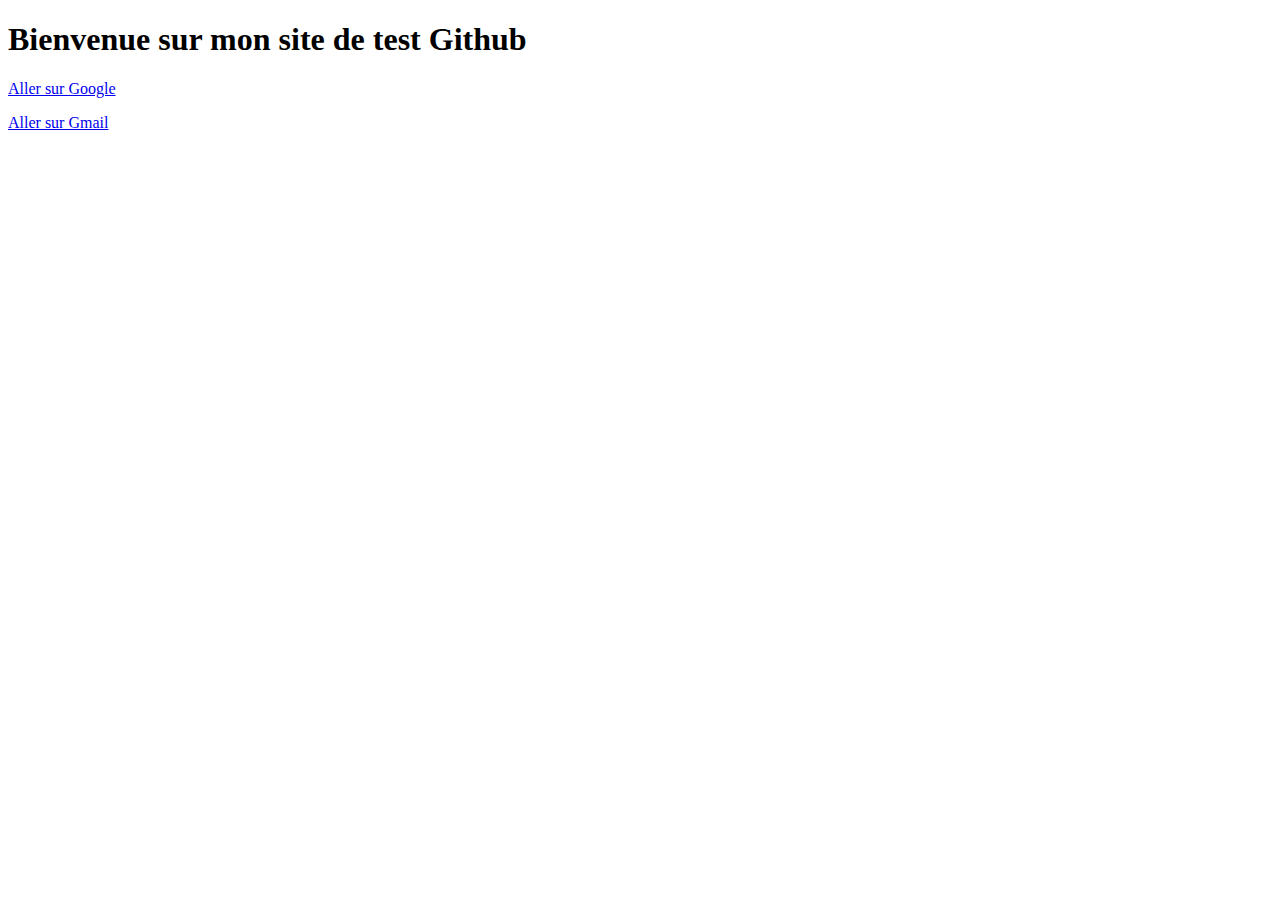
<file: index.html>
<!DOCTYPE html>
<html lang="fr">
<head>
    <meta charset="UTF-8">
    <meta name="viewport" content="width=device-width, initial-scale=1.0">
    <title>Liens vers deux sites</title>
</head>
<body>
    <h1>Bienvenue sur mon site de test Github</h1>
    <p>
        <a href="https://www.google.com/" target="_blank">Aller sur Google</a>
    </p>
    <p>
        <a href="https://mail.google.com/mail/u/0/#inbox" target="_blank">Aller sur Gmail</a>
    </p>
</body>
</html>
</file>
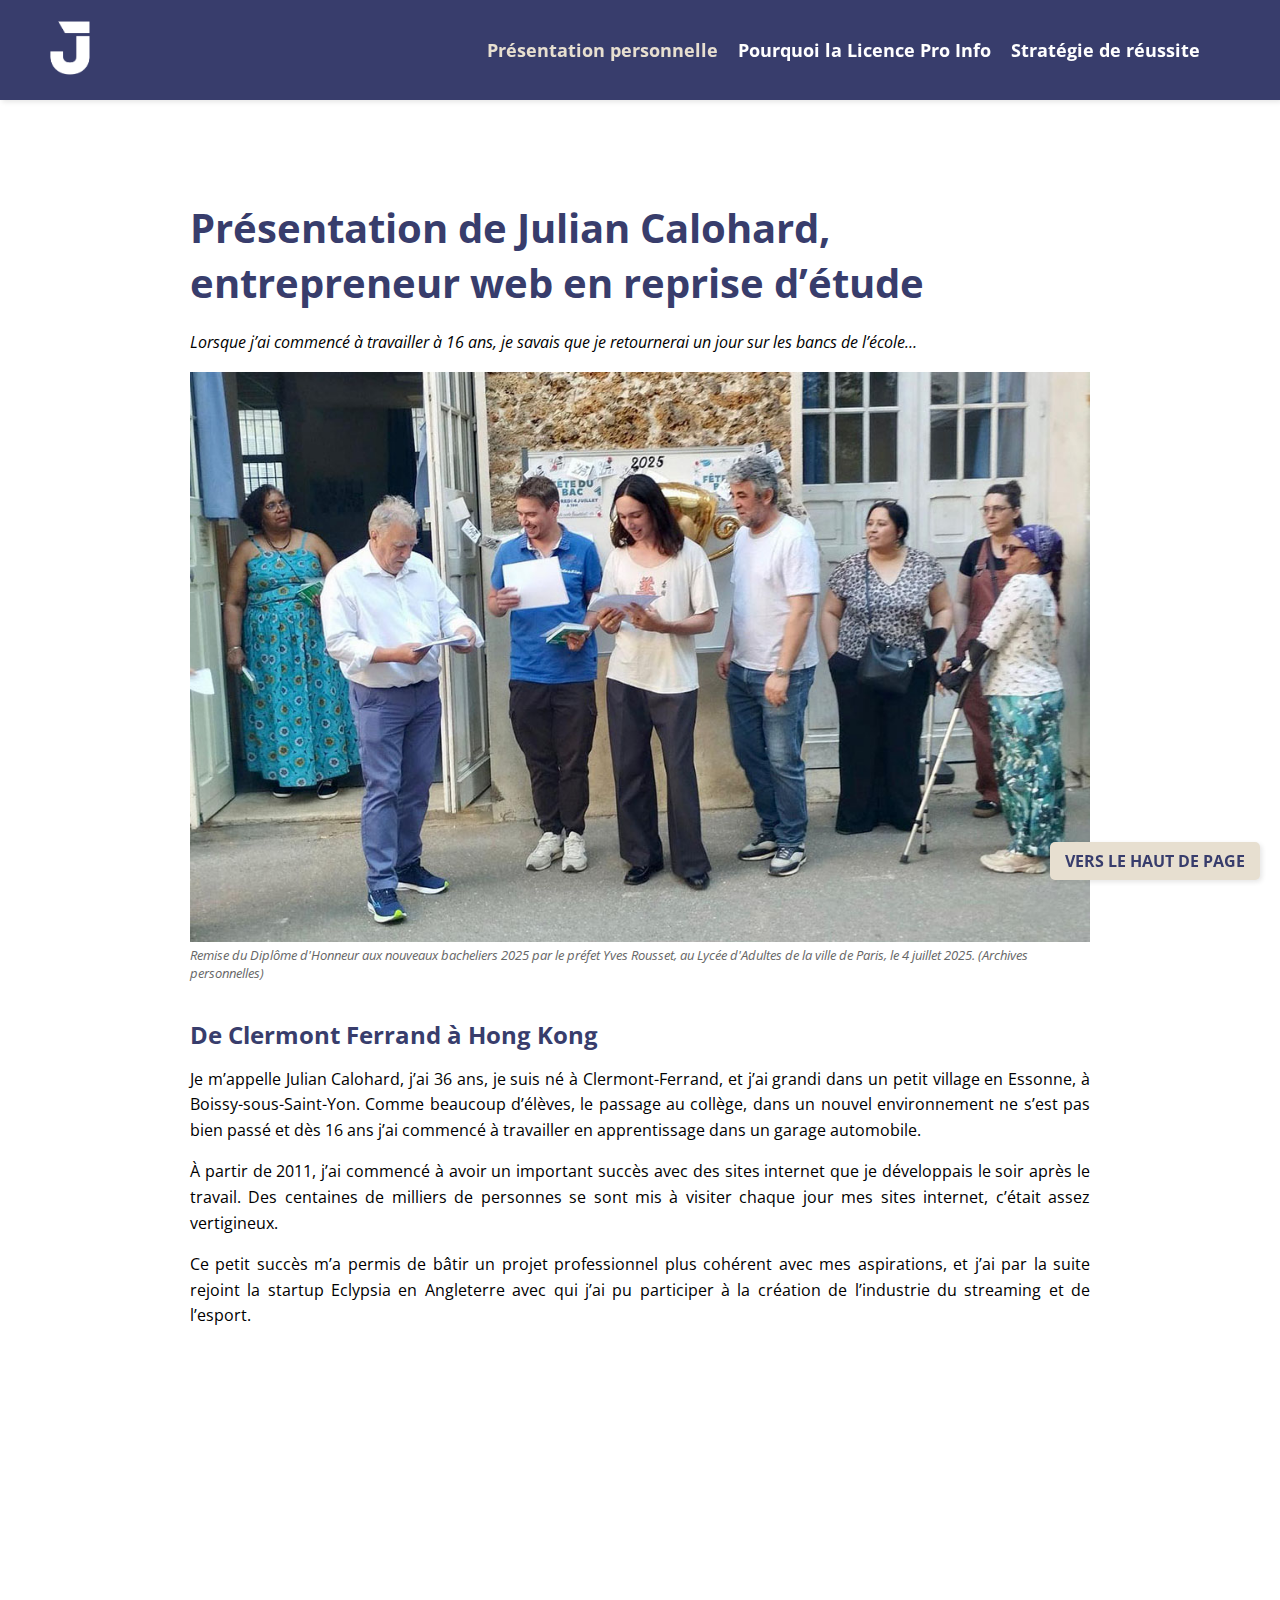
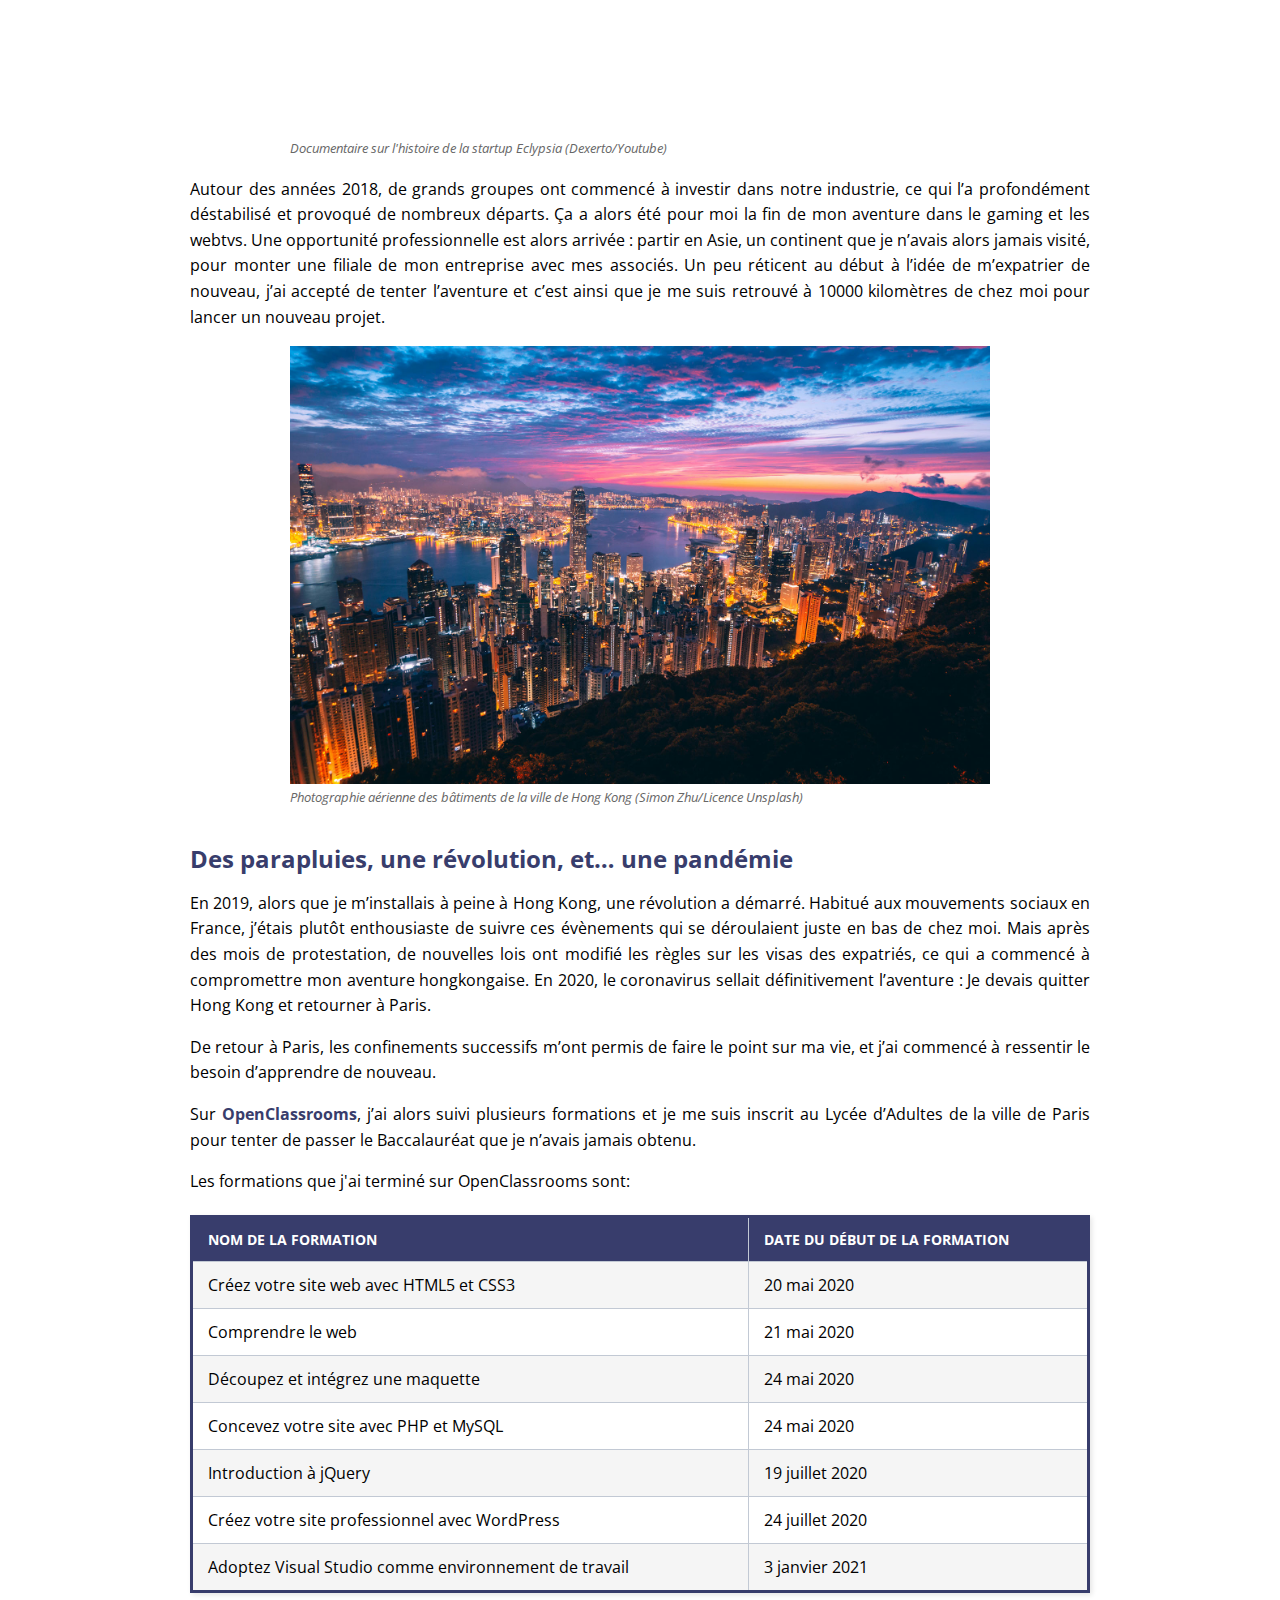
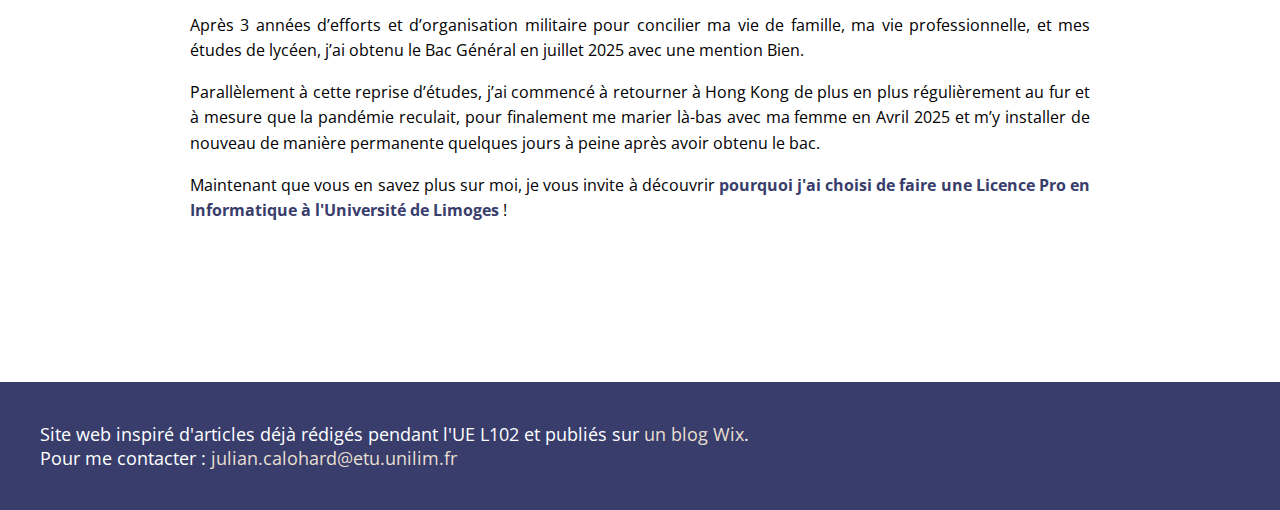
<file: minisite/index.html>
<!DOCTYPE html>
<html>
   <head>
        <!-- Ce site a été réalisé dans le cadre d'une formation à l'Université de Limoges. -->
        <meta charset="UTF-8" />
        <title>Présentation de Julian Calohard, entrepreneur web en reprise d’étude</title>
        <link rel="icon" href="media/design/favicon.ico" />
        <link rel="stylesheet" type="text/css" media="all" href="style.css">
        <link rel="preconnect" href="https://fonts.googleapis.com"> 
        <link rel="preconnect" href="https://fonts.gstatic.com" crossorigin>
        <link href="https://fonts.googleapis.com/css2?family=Open+Sans:wght@400;700&display=swap" rel="stylesheet"><!-- Ajout des Google Fonts. --> 
   </head>
    <body>
        <header>
            <nav>
                <a href="./index.html"><img src="media/design/logo-blanc.png" alt="Logo J" class="logo-j"></a>
                <ul>
                    <li class="active-page"><a href="./index.html">Présentation personnelle</a></li>
                    <li><a href="./licence.html">Pourquoi la Licence Pro Info</a></li>
                    <li><a href="./strategie.html">Stratégie de réussite</a></li>
                </ul>
            </nav>
        </header>
        <article>
            <h1 id="haut">Présentation de Julian Calohard, entrepreneur web en reprise d’étude</h1>
            <p><em>Lorsque j’ai commencé à travailler à 16 ans, je savais que je retournerai un jour sur les bancs de l’école…</em></p>           
            <figure>
                <img src="media/images/figure_1.jpg"  class="main-image" alt="Photo illustrant la remise du Diplôme d'Honneur aux nouveaux bacheliers 2025" />
                <figcaption>Remise du Diplôme d'Honneur aux nouveaux bacheliers 2025 par le préfet Yves Rousset, au Lycée d'Adultes de la ville de Paris, le 4 juillet 2025. (Archives personnelles)</figcaption>
            </figure>
            <h2>De Clermont Ferrand à Hong Kong</h2>
            <p>Je m’appelle Julian Calohard, j’ai 36 ans, je suis né à Clermont-Ferrand, et j’ai grandi dans un petit village en Essonne, à Boissy-sous-Saint-Yon. Comme beaucoup d’élèves, le passage au collège, dans un nouvel environnement ne s’est pas bien passé et dès 16 ans j’ai commencé à travailler en apprentissage dans un garage automobile.</p>
            <p>À partir de 2011, j’ai commencé à avoir un important succès avec des sites internet que je développais le soir après le travail. Des centaines de milliers de personnes se sont mis à visiter chaque jour mes sites internet, c’était assez vertigineux.</p>
            <p>Ce petit succès m’a permis de bâtir un projet professionnel plus cohérent avec mes aspirations, et j’ai par la suite rejoint la startup Eclypsia en Angleterre avec qui j’ai pu participer à la création de l’industrie du streaming et de l’esport.</p>
            <figure>
                <iframe width="560" height="315" src="https://www.youtube.com/embed/moCweHU_ZAA?si=kIfkNVffevEuKNb0" title="YouTube video player" frameborder="0" allow="accelerometer; autoplay; clipboard-write; encrypted-media; gyroscope; picture-in-picture; web-share" referrerpolicy="strict-origin-when-cross-origin" allowfullscreen></iframe>
                <figcaption class="video">
                    Documentaire sur l'histoire de la startup Eclypsia (Dexerto/Youtube)
                </figcaption>
            </figure>
            <p>Autour des années 2018, de grands groupes ont commencé à investir dans notre industrie, ce qui l’a profondément déstabilisé et provoqué de nombreux départs. Ça a alors été pour moi la fin de mon aventure dans le gaming et les webtvs.
                Une opportunité professionnelle est alors arrivée : partir en Asie, un continent que je n’avais alors jamais visité, pour monter une filiale de mon entreprise avec mes associés. Un peu réticent au début à l’idée de m’expatrier de nouveau, j’ai accepté de tenter l’aventure et c’est ainsi que je me suis retrouvé à 10000 kilomètres de chez moi pour lancer un nouveau projet.
            </p>
            
            <figure>
                <img src="media/images/figure_2.jpg" alt="Photographie illustrant la ville de Hong Kong" />
                <figcaption>Photographie aérienne des bâtiments de la ville de Hong Kong (Simon Zhu/Licence Unsplash)</figcaption>
            </figure>
            <h2>Des parapluies, une révolution, et… une pandémie</h2>
            <p>En 2019, alors que je m’installais à peine à Hong Kong, une révolution a démarré. Habitué aux mouvements sociaux en France, j’étais plutôt enthousiaste de suivre ces évènements qui se déroulaient juste en bas de chez moi. Mais après des mois de protestation, de nouvelles lois ont modifié les règles sur les visas des expatriés, ce qui a commencé à compromettre mon aventure hongkongaise. En 2020, le coronavirus sellait définitivement l’aventure : Je devais quitter Hong Kong et retourner à Paris.</p>
            <p>De retour à Paris, les confinements successifs m’ont permis de faire le point sur ma vie, et j’ai commencé à ressentir le besoin d’apprendre de nouveau.</p>
            <p>Sur <a href="https://openclassrooms.com/" target="_blank">OpenClassrooms</a>, j’ai alors suivi plusieurs formations et je me suis inscrit au Lycée d’Adultes de la ville de Paris pour tenter de passer le Baccalauréat que je n’avais jamais obtenu.</p>
            <p>Les formations que j'ai terminé sur OpenClassrooms sont:</p>
            <!-- Début du tableau -->
            <table>
                <tr>
                    <th>Nom de la formation</th>
                    <th>Date du début de la formation</th>
                </tr>
                <tr>
                    <td>Créez votre site web avec HTML5 et CSS3</td>
                    <td>20 mai 2020</td>
                </tr>
                <tr>
                    <td>Comprendre le web</td>
                    <td>21 mai 2020</td>
                </tr>
                <tr>
                    <td>Découpez et intégrez une maquette</td>
                    <td>24 mai 2020</td>
                </tr>
                <tr>
                    <td>Concevez votre site avec PHP et MySQL</td>
                    <td>24 mai 2020</td>
                </tr>
                <tr>
                    <td>Introduction à jQuery</td>
                    <td>19 juillet 2020</td>
                </tr>
                <tr>
                    <td>Créez votre site professionnel avec WordPress</td>
                    <td>24 juillet 2020</td>
                </tr>
                <tr>
                    <td>Adoptez Visual Studio comme environnement de travail</td>
                    <td>3 janvier 2021</td>
                </tr>
            </table>
            <!-- Fin du tableau -->
            <p>Après 3 années d’efforts et d’organisation militaire pour concilier ma vie de famille, ma vie professionnelle, et mes études de lycéen, j’ai obtenu le Bac Général en juillet 2025 avec une mention Bien.</p>
            <p>Parallèlement à cette reprise d’études, j’ai commencé à retourner à Hong Kong de plus en plus régulièrement au fur et à mesure que la pandémie reculait, pour finalement me marier là-bas avec ma femme en Avril 2025 et m’y installer de nouveau de manière permanente quelques jours à peine après avoir obtenu le bac.</p>
            <p>Maintenant que vous en savez plus sur moi, je vous invite à découvrir <a href="./licence.html">pourquoi j'ai choisi de faire une Licence Pro en Informatique à l'Université de Limoges</a> !</p>
        </article>
        
        <section>
            <br>
            <p><a href="#haut">Vers le haut de page</a></p>
        </section>
        
        <footer>
            <p>Site web inspiré d'articles déjà rédigés pendant l'UE L102 et publiés sur <a href="https://juliankaplan.wixsite.com/mon-site" target="_blank">un blog Wix</a>.<br>
                Pour me contacter : <a href="mailto:julian.calohard@etu.unilim.fr?subject=J'ai visité votre site internet">julian.calohard@etu.unilim.fr</a>
            </p>
        </footer>
    </body>
</html>
</file>
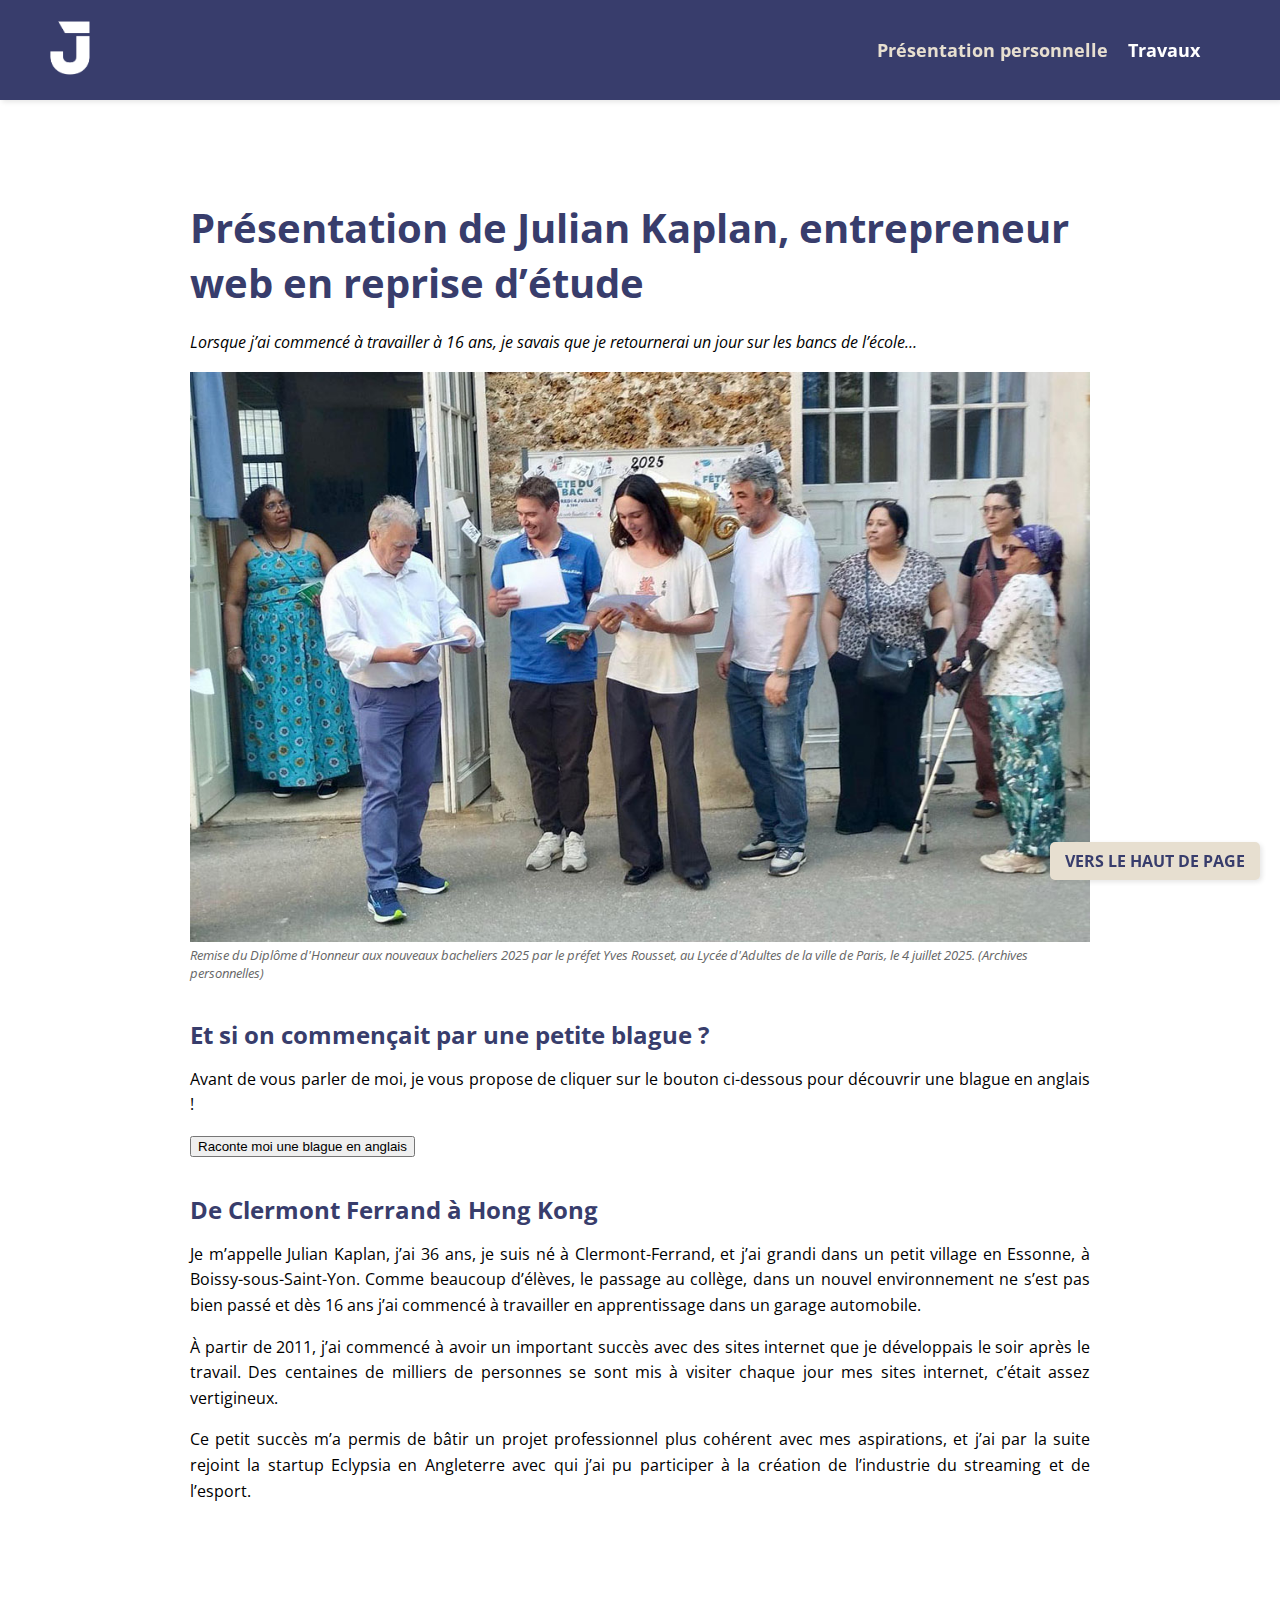
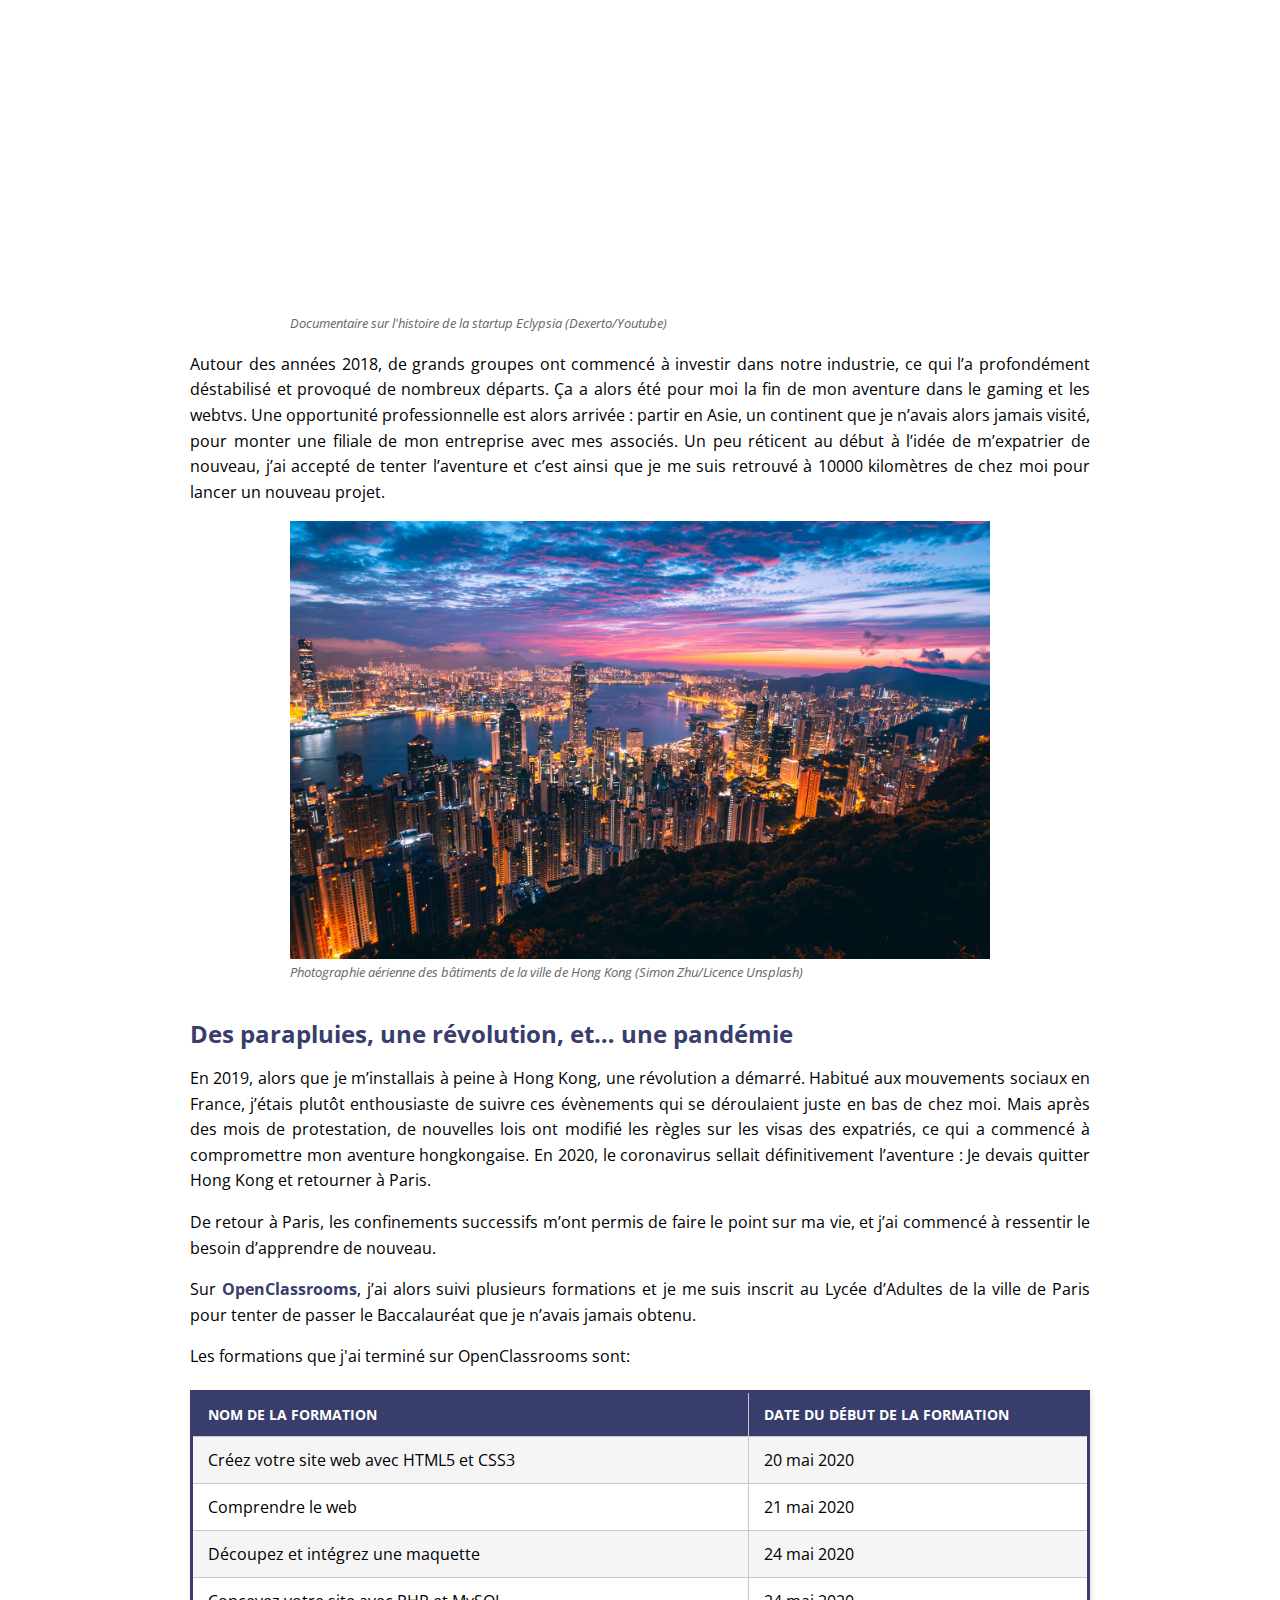
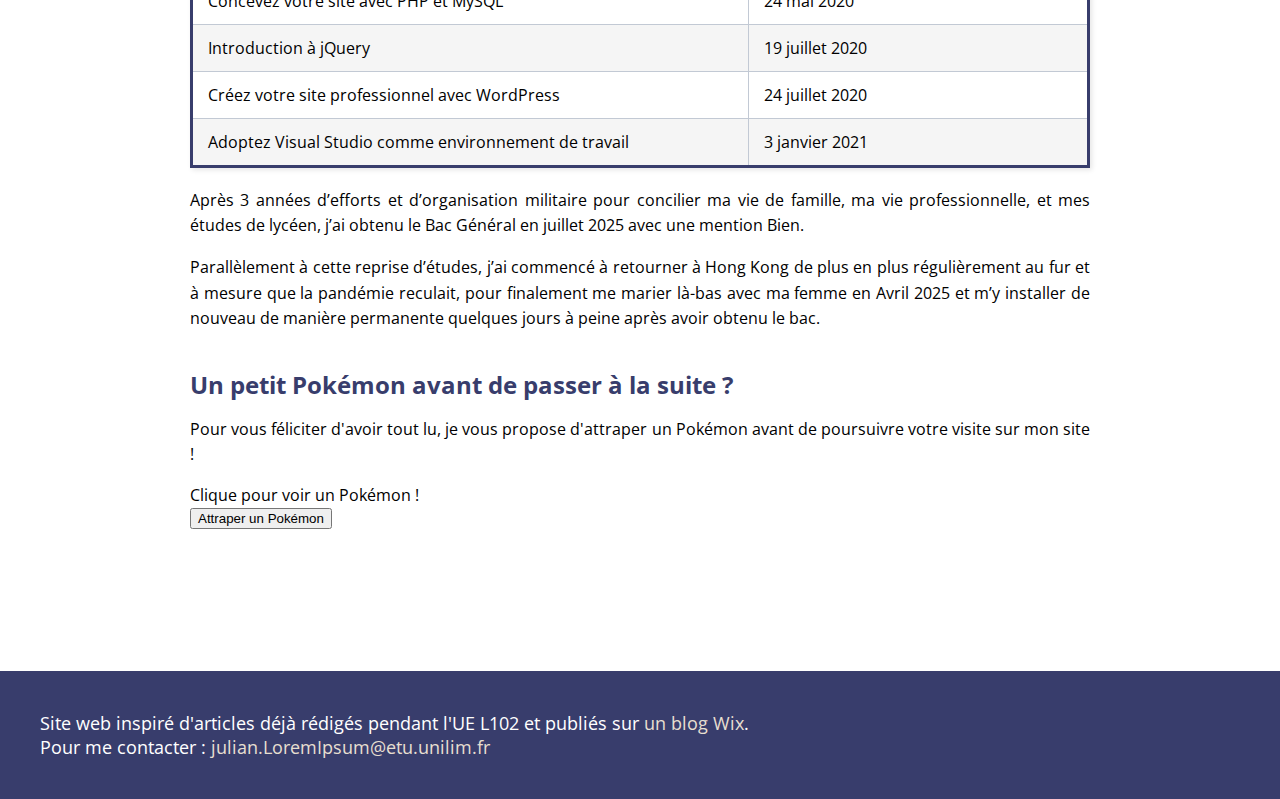
<file: portfolio/index.html>
<!DOCTYPE html>
<html>
   <head>
        <!-- Ce site a été réalisé dans le cadre d'une formation à l'Université de Limoges. -->
        <meta charset="UTF-8" />
        <title>Présentation de Julian Kaplan, entrepreneur web en reprise d’étude</title>
        <link rel="icon" href="media/design/favicon.ico" />
        <link rel="stylesheet" type="text/css" media="all" href="style.css">
        <link rel="preconnect" href="https://fonts.googleapis.com"> 
        <link rel="preconnect" href="https://fonts.gstatic.com" crossorigin>
        <link href="https://fonts.googleapis.com/css2?family=Open+Sans:wght@400;700&display=swap" rel="stylesheet"><!-- Ajout des Google Fonts. --> 
   </head>
    <body>
        <header>
            <nav>
                <a href="./index.html"><img src="media/design/logo-blanc.png" alt="Logo J" class="logo-j"></a>
                <ul>
                    <li class="active-page"><a href="./index.html">Présentation personnelle</a></li>
                    <li><a href="./travaux.html">Travaux</a></li>
                </ul>
            </nav>
        </header>
        <article>
            <h1 id="haut">Présentation de Julian Kaplan, entrepreneur web en reprise d’étude</h1>
            <p><em>Lorsque j’ai commencé à travailler à 16 ans, je savais que je retournerai un jour sur les bancs de l’école…</em></p>           
            <figure>
                <img src="media/images/figure_1.jpg"  class="main-image" alt="Photo illustrant la remise du Diplôme d'Honneur aux nouveaux bacheliers 2025" />
                <figcaption>Remise du Diplôme d'Honneur aux nouveaux bacheliers 2025 par le préfet Yves Rousset, au Lycée d'Adultes de la ville de Paris, le 4 juillet 2025. (Archives personnelles)</figcaption>
            </figure>
            <h2>Et si on commençait par une petite blague ?</h2>
                        <p>Avant de vous parler de moi, je vous propose de cliquer sur le bouton ci-dessous pour découvrir une blague en anglais !</p>
                  <button id="getJoke">Raconte moi une blague en anglais</button>
                  <div id="joke"></div>

                  <script>
                    document.getElementById("getJoke").addEventListener("click", function() {
                      const url = "https://official-joke-api.appspot.com/random_joke";

                      fetch(url)
                        .then(response => response.json())
                        .then(data => {
                          document.getElementById("joke").innerHTML = `
                            <p>${data.setup}</p>
                            <p><strong>${data.punchline}</strong></p>
                          `;
                        })
                        .catch(error => console.error("Error fetching the API:", error));
                    });
                  </script>
            <h2>De Clermont Ferrand à Hong Kong</h2>
            <p>Je m’appelle Julian Kaplan, j’ai 36 ans, je suis né à Clermont-Ferrand, et j’ai grandi dans un petit village en Essonne, à Boissy-sous-Saint-Yon. Comme beaucoup d’élèves, le passage au collège, dans un nouvel environnement ne s’est pas bien passé et dès 16 ans j’ai commencé à travailler en apprentissage dans un garage automobile.</p>
            <p>À partir de 2011, j’ai commencé à avoir un important succès avec des sites internet que je développais le soir après le travail. Des centaines de milliers de personnes se sont mis à visiter chaque jour mes sites internet, c’était assez vertigineux.</p>
            <p>Ce petit succès m’a permis de bâtir un projet professionnel plus cohérent avec mes aspirations, et j’ai par la suite rejoint la startup Eclypsia en Angleterre avec qui j’ai pu participer à la création de l’industrie du streaming et de l’esport.</p>
            <figure>
                <iframe width="560" height="315" src="https://www.youtube.com/embed/moCweHU_ZAA?si=kIfkNVffevEuKNb0" title="YouTube video player" frameborder="0" allow="accelerometer; autoplay; clipboard-write; encrypted-media; gyroscope; picture-in-picture; web-share" referrerpolicy="strict-origin-when-cross-origin" allowfullscreen></iframe>
                <figcaption class="video">
                    Documentaire sur l'histoire de la startup Eclypsia (Dexerto/Youtube)
                </figcaption>
            </figure>
            <p>Autour des années 2018, de grands groupes ont commencé à investir dans notre industrie, ce qui l’a profondément déstabilisé et provoqué de nombreux départs. Ça a alors été pour moi la fin de mon aventure dans le gaming et les webtvs.
                Une opportunité professionnelle est alors arrivée : partir en Asie, un continent que je n’avais alors jamais visité, pour monter une filiale de mon entreprise avec mes associés. Un peu réticent au début à l’idée de m’expatrier de nouveau, j’ai accepté de tenter l’aventure et c’est ainsi que je me suis retrouvé à 10000 kilomètres de chez moi pour lancer un nouveau projet.
            </p>
            
            <figure>
                <img src="media/images/figure_2.jpg" alt="Photographie illustrant la ville de Hong Kong" />
                <figcaption>Photographie aérienne des bâtiments de la ville de Hong Kong (Simon Zhu/Licence Unsplash)</figcaption>
            </figure>
            <h2>Des parapluies, une révolution, et… une pandémie</h2>
            <p>En 2019, alors que je m’installais à peine à Hong Kong, une révolution a démarré. Habitué aux mouvements sociaux en France, j’étais plutôt enthousiaste de suivre ces évènements qui se déroulaient juste en bas de chez moi. Mais après des mois de protestation, de nouvelles lois ont modifié les règles sur les visas des expatriés, ce qui a commencé à compromettre mon aventure hongkongaise. En 2020, le coronavirus sellait définitivement l’aventure : Je devais quitter Hong Kong et retourner à Paris.</p>
            <p>De retour à Paris, les confinements successifs m’ont permis de faire le point sur ma vie, et j’ai commencé à ressentir le besoin d’apprendre de nouveau.</p>
            <p>Sur <a href="https://openclassrooms.com/" target="_blank">OpenClassrooms</a>, j’ai alors suivi plusieurs formations et je me suis inscrit au Lycée d’Adultes de la ville de Paris pour tenter de passer le Baccalauréat que je n’avais jamais obtenu.</p>
            <p>Les formations que j'ai terminé sur OpenClassrooms sont:</p>
            <!-- Début du tableau -->
            <table>
                <tr>
                    <th>Nom de la formation</th>
                    <th>Date du début de la formation</th>
                </tr>
                <tr>
                    <td>Créez votre site web avec HTML5 et CSS3</td>
                    <td>20 mai 2020</td>
                </tr>
                <tr>
                    <td>Comprendre le web</td>
                    <td>21 mai 2020</td>
                </tr>
                <tr>
                    <td>Découpez et intégrez une maquette</td>
                    <td>24 mai 2020</td>
                </tr>
                <tr>
                    <td>Concevez votre site avec PHP et MySQL</td>
                    <td>24 mai 2020</td>
                </tr>
                <tr>
                    <td>Introduction à jQuery</td>
                    <td>19 juillet 2020</td>
                </tr>
                <tr>
                    <td>Créez votre site professionnel avec WordPress</td>
                    <td>24 juillet 2020</td>
                </tr>
                <tr>
                    <td>Adoptez Visual Studio comme environnement de travail</td>
                    <td>3 janvier 2021</td>
                </tr>
            </table>
            <!-- Fin du tableau -->
            <p>Après 3 années d’efforts et d’organisation militaire pour concilier ma vie de famille, ma vie professionnelle, et mes études de lycéen, j’ai obtenu le Bac Général en juillet 2025 avec une mention Bien.</p>
            <p>Parallèlement à cette reprise d’études, j’ai commencé à retourner à Hong Kong de plus en plus régulièrement au fur et à mesure que la pandémie reculait, pour finalement me marier là-bas avec ma femme en Avril 2025 et m’y installer de nouveau de manière permanente quelques jours à peine après avoir obtenu le bac.</p>

            <h2>Un petit Pokémon avant de passer à la suite ?</h2>
            <p>Pour vous féliciter d'avoir tout lu, je vous propose d'attraper un Pokémon avant de poursuivre votre visite sur mon site !</p>



                <div id="poke-container">
                  <div id="poke-data">Clique pour voir un Pokémon !</div>
                  <button id="getPokemon">Attraper un Pokémon</button>
                </div>

                <script>
                  document.getElementById("getPokemon").addEventListener("click", function() {
                    const randomId = Math.floor(Math.random() * 151) + 1;
                    const url = "https://pokeapi.co/api/v2/pokemon/" + randomId;

                    fetch(url)
                      .then(response => response.json())
                      .then(data => {
                        const name = data.name;
                        const img = data.sprites.front_default;
                        
                        document.getElementById("poke-data").innerHTML = `
                          <h3>${name}</h3>
                          <img src="${img}" alt="${name}">
                        `;
                      })
                      .catch(error => console.error("Erreur :", error));
                  });
                </script>

        </article>
        
        <section>
            <br>
            <p><a href="#haut">Vers le haut de page</a></p>
        </section>
        
        <footer>
            <p>Site web inspiré d'articles déjà rédigés pendant l'UE L102 et publiés sur <a href="https://juliankaplan.wixsite.com/mon-site" target="_blank">un blog Wix</a>.<br>
                Pour me contacter : <a href="mailto:julian.LoremIpsum@etu.unilim.fr?subject=J'ai visité votre site internet">julian.LoremIpsum@etu.unilim.fr</a>
            </p>
        </footer>
    </body>
</html>
</file>
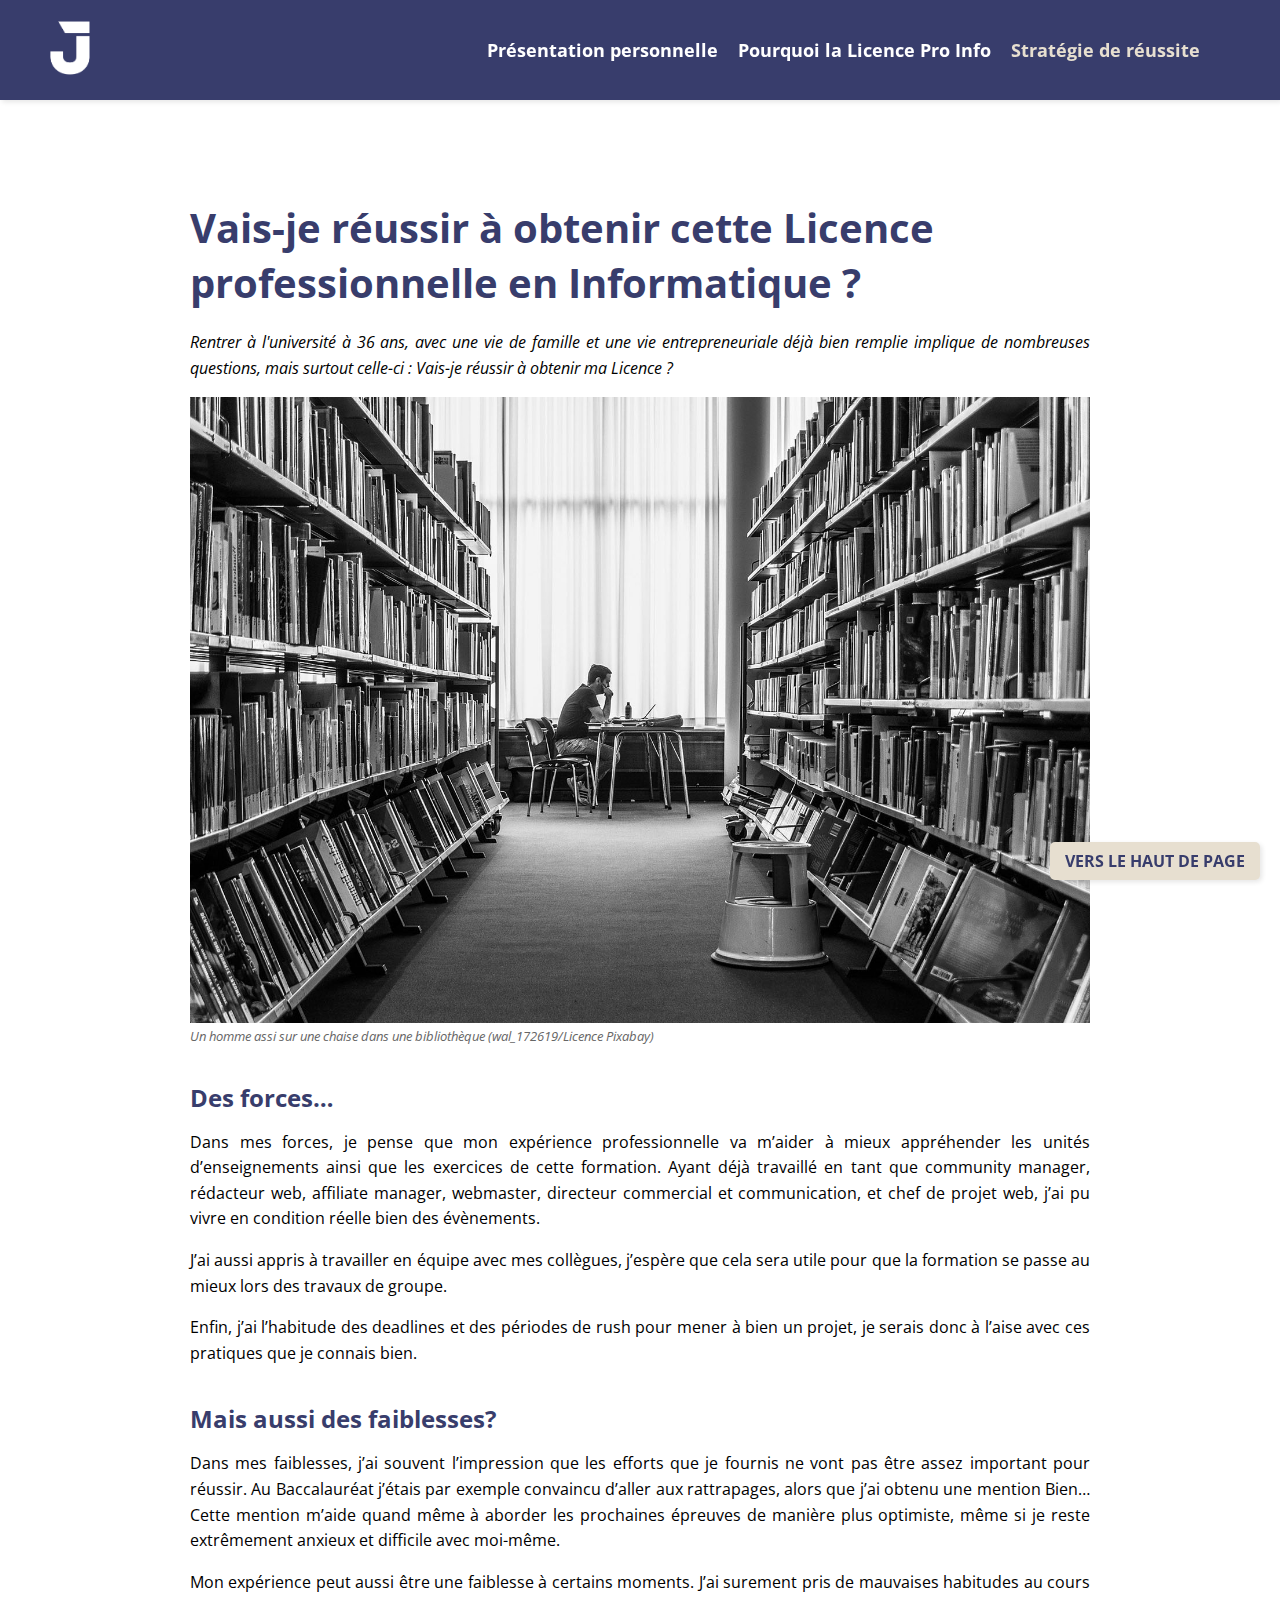
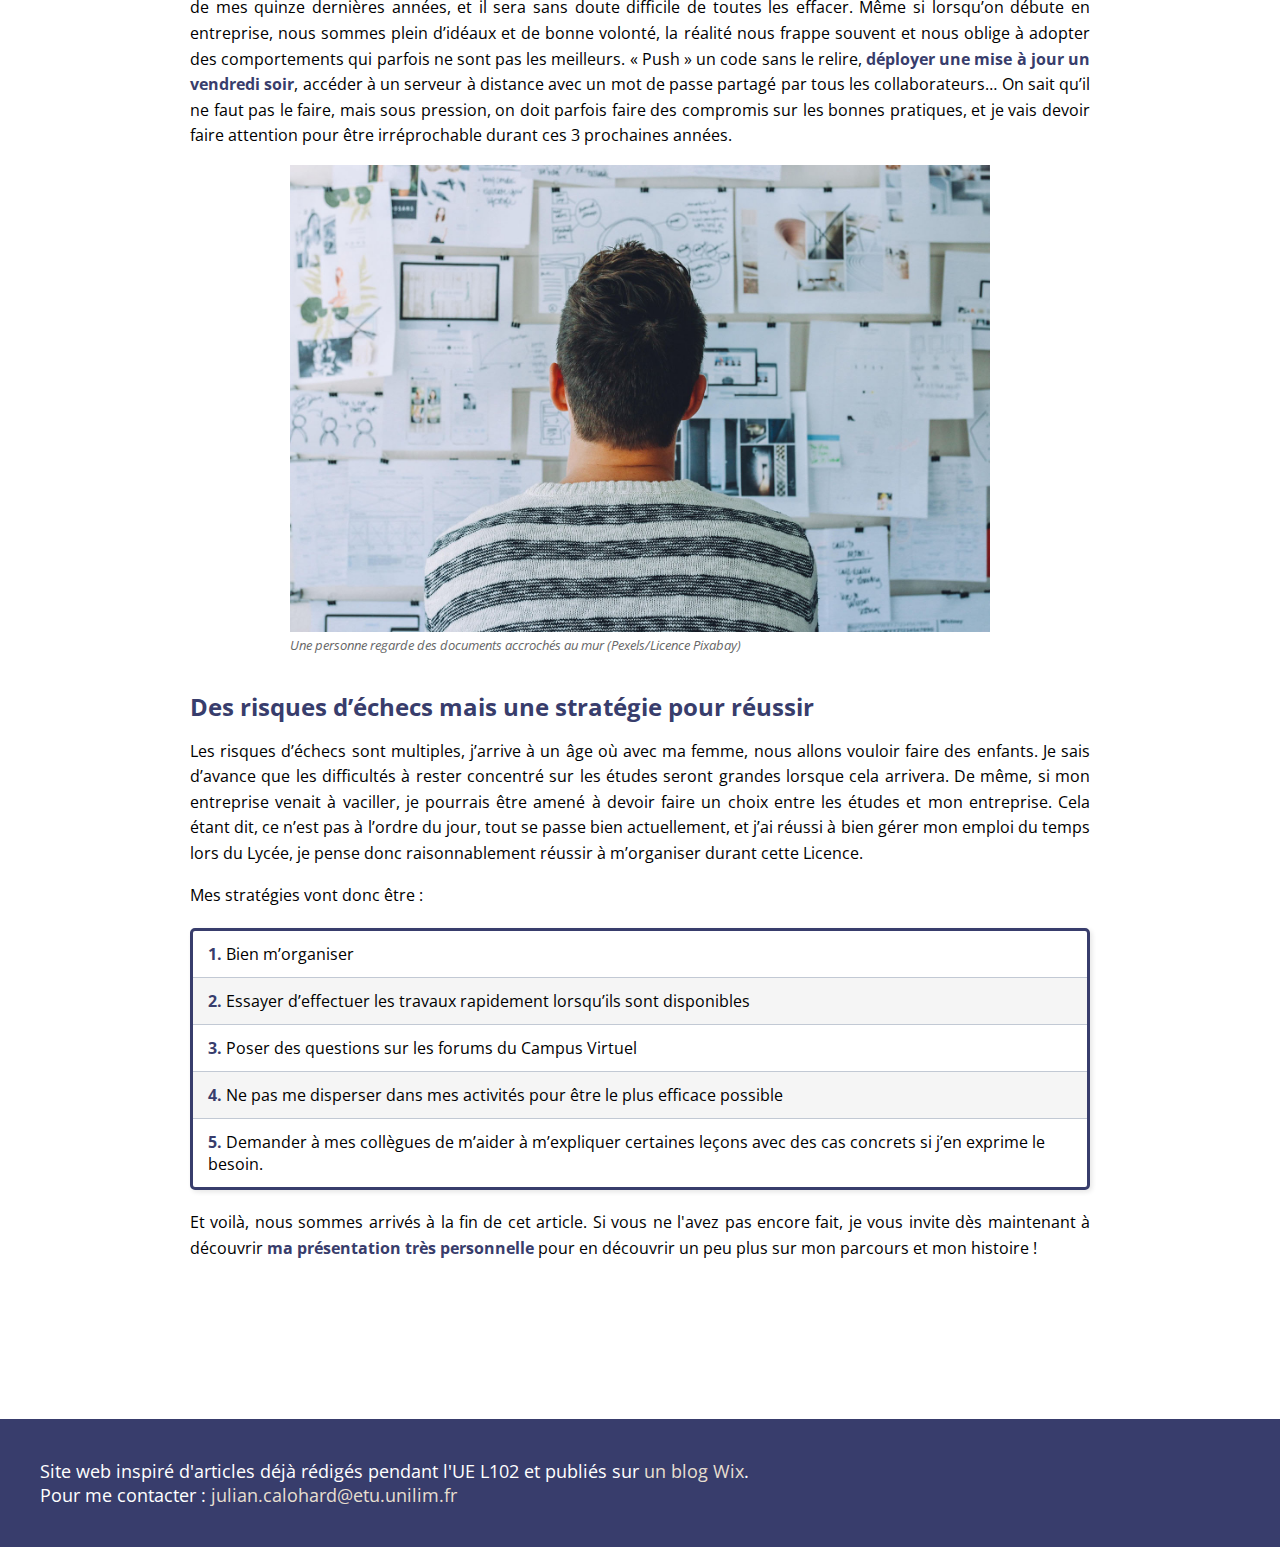
<file: minisite/strategie.html>
<!DOCTYPE html>
<html>
   <head>
        <!-- Ce site a été réalisé dans le cadre d'une formation à l'Université de Limoges. -->
        <meta charset="UTF-8" />
        <title>Vais-je réussir à obtenir cette Licence professionnelle en Informatique ?</title>
        <link rel="icon" href="media/design/favicon.ico" />
        <link rel="stylesheet" type="text/css" media="all" href="style.css">
        <link rel="preconnect" href="https://fonts.googleapis.com"> 
        <link rel="preconnect" href="https://fonts.gstatic.com" crossorigin>
        <link href="https://fonts.googleapis.com/css2?family=Open+Sans:wght@400;700&display=swap" rel="stylesheet"><!-- Ajout des Google Fonts. --> 
   </head>
    <body>
        <header>
            <nav>
                <a href="./index.html"><img src="media/design/logo-blanc.png" alt="Logo J" class="logo-j"></a>
                <ul>
                    <li><a href="./index.html">Présentation personnelle</a></li>
                    <li><a href="./licence.html">Pourquoi la Licence Pro Info</a></li>
                    <li class="active-page"><a href="./strategie.html">Stratégie de réussite</a></li>
                </ul>
            </nav>
        </header>

        <article>
            <h1 id="haut">Vais-je réussir à obtenir cette Licence professionnelle en Informatique ?</h1>

            <p><em>Rentrer à l'université à 36 ans, avec une vie de famille et une vie entrepreneuriale déjà bien remplie implique de nombreuses questions, mais surtout celle-ci : Vais-je réussir à obtenir ma Licence ?</em></p>
            <figure>
                <img src="media/images/figure_5.jpg"  class="main-image" alt="Photo d'un homme assi sur une chaise dans une bibliothèque" />
                <figcaption>Un homme assi sur une chaise dans une bibliothèque (wal_172619/Licence Pixabay)</figcaption>
            </figure>
            <h2>Des forces…</h2>
            <p>Dans mes forces, je pense que mon expérience professionnelle va m’aider à mieux appréhender les unités d’enseignements ainsi que les exercices de cette formation. Ayant déjà travaillé en tant que community manager, rédacteur web, affiliate manager, webmaster, directeur commercial et communication, et chef de projet web, j’ai pu vivre en condition réelle bien des évènements.</p>
            <p>J’ai aussi appris à travailler en équipe avec mes collègues, j’espère que cela sera utile pour que la formation se passe au mieux lors des travaux de groupe.</p>
            <p>Enfin, j’ai l’habitude des deadlines et des périodes de rush pour mener à bien un projet, je serais donc à l’aise avec ces pratiques que je connais bien.</p>
            
            <h2>Mais aussi des faiblesses?</h2>
            <p>Dans mes faiblesses, j’ai souvent l’impression que les efforts que je fournis ne vont pas être assez important pour réussir. Au Baccalauréat j’étais par exemple convaincu d’aller aux rattrapages, alors que j’ai obtenu une mention Bien… Cette mention m’aide quand même à aborder les prochaines épreuves de manière plus optimiste, même si je reste extrêmement anxieux et difficile avec moi-même.</p>
            <p>Mon expérience peut aussi être une faiblesse à certains moments. J’ai surement pris de mauvaises habitudes au cours de mes quinze dernières années, et il sera sans doute difficile de toutes les effacer. Même si lorsqu’on débute en entreprise, nous sommes plein d’idéaux et de bonne volonté, la réalité nous frappe souvent et nous oblige à adopter des comportements qui parfois ne sont pas les meilleurs. « Push » un code sans le relire, <a href="https://medium.com/openclassrooms-produit-design-et-ing%C3%A9nierie/ne-d%C3%A9ploie-pas-en-production-un-vendredi-827c93ab2e93" target="_blank">déployer une mise à jour un vendredi soir</a>, accéder à un serveur à distance avec un mot de passe partagé par tous les collaborateurs… On sait qu’il ne faut pas le faire, mais sous pression, on doit parfois faire des compromis sur les bonnes pratiques, et je vais devoir faire attention pour être irréprochable durant ces 3 prochaines années.</p>
            
            <figure>
                <img src="media/images/figure_6.jpg" alt="Photo illustrant une personne regarde des documents accrochés au mur" />
                <figcaption>Une personne regarde des documents accrochés au mur  (Pexels/Licence Pixabay)</figcaption>
            </figure>

            <h2>Des risques d’échecs mais une stratégie pour réussir</h2>
            <p>Les risques d’échecs sont multiples, j’arrive à un âge où avec ma femme, nous allons vouloir faire des enfants. Je sais d’avance que les difficultés à rester concentré sur les études seront grandes lorsque cela arrivera. De même, si mon entreprise venait à vaciller, je pourrais être amené à devoir faire un choix entre les études et mon entreprise. Cela étant dit, ce n’est pas à l’ordre du jour, tout se passe bien actuellement, et j’ai réussi à bien gérer mon emploi du temps lors du Lycée, je pense donc raisonnablement réussir à m’organiser durant cette Licence.</p>
            <p>
                Mes stratégies vont donc être :
                <!-- Début de la liste ordonnée -->
                <ol>
                    <li>Bien m’organiser</li>
                    <li>Essayer d’effectuer les travaux rapidement lorsqu’ils sont disponibles</li>
                    <li>Poser des questions sur les forums du Campus Virtuel</li>
                    <li>Ne pas me disperser dans mes activités pour être le plus efficace possible</li>
                    <li>Demander à mes collègues de m’aider à m’expliquer certaines leçons avec des cas concrets si j’en exprime le besoin.</li>
                </ol>
                <!-- Fin de la liste ordonnée -->

                </p>
            <p>Et voilà, nous sommes arrivés à la fin de cet article. Si vous ne l'avez pas encore fait, je vous invite dès maintenant à découvrir <a href="./index.html">ma présentation très personnelle</a> pour en découvrir un peu plus sur mon parcours et mon histoire !</p>
        </article>
        
        <section>
            <br>
            <p><a href="#haut">Vers le haut de page</a></p>
        </section>
        
        <footer>
            <p>Site web inspiré d'articles déjà rédigés pendant l'UE L102 et publiés sur <a href="https://juliankaplan.wixsite.com/mon-site" target="_blank">un blog Wix</a>.<br>
                Pour me contacter : <a href="mailto:julian.calohard@etu.unilim.fr?subject=J'ai visité votre site internet">julian.calohard@etu.unilim.fr</a>
            </p>
        </footer>
    </body>
</html>
</file>
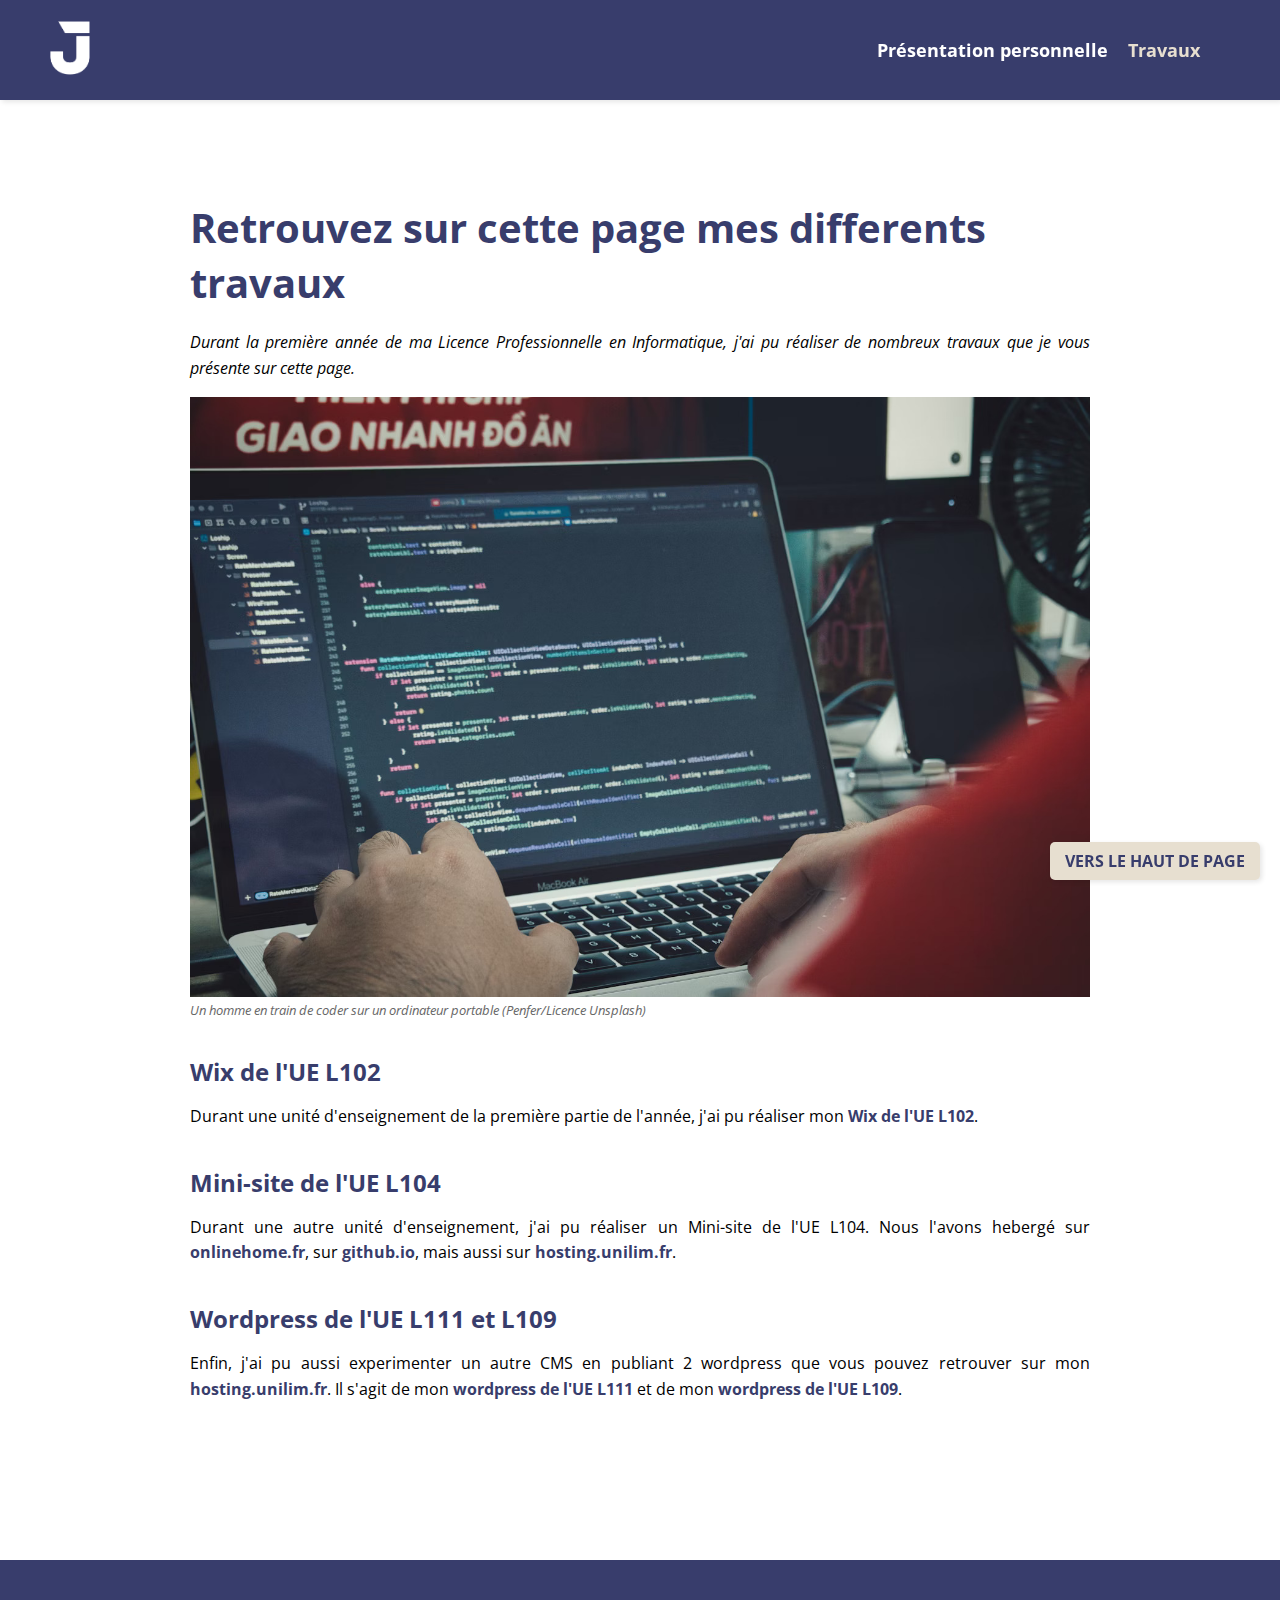
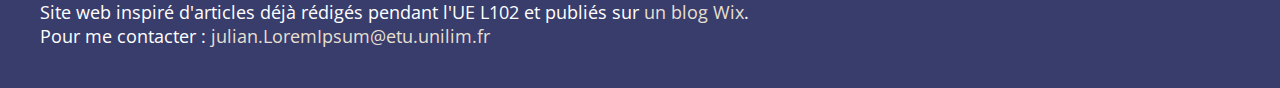
<file: portfolio/travaux.html>
<!DOCTYPE html>
<html>
   <head>
        <!-- Ce site a été réalisé dans le cadre d'une formation à l'Université de Limoges. -->
        <meta charset="UTF-8" />
        <title>Travaux</title>
        <link rel="icon" href="media/design/favicon.ico" />
        <link rel="stylesheet" type="text/css" media="all" href="style.css">
        <link rel="preconnect" href="https://fonts.googleapis.com"> 
        <link rel="preconnect" href="https://fonts.gstatic.com" crossorigin>
        <link href="https://fonts.googleapis.com/css2?family=Open+Sans:wght@400;700&display=swap" rel="stylesheet"><!-- Ajout des Google Fonts. --> 
   </head>
    <body>
        <header>
            <nav>
                <a href="./index.html"><img src="media/design/logo-blanc.png" alt="Logo J" class="logo-j"></a>
                <ul>
                    <li><a href="./index.html">Présentation personnelle</a></li>
                    <li class="active-page"><a href="./travaux.html">Travaux</a></li>
                </ul>
            </nav>
        </header>

        <article>
            <h1 id="haut">Retrouvez sur cette page mes differents travaux</h1>

            <p><em>Durant la première année de ma Licence Professionnelle en Informatique, j'ai pu réaliser de nombreux travaux que je vous présente sur cette page.</em></p>
            <figure>
                <img src="media/images/figure_3.jpg" class="main-image" alt="Photo d'un homme en train de coder sur un ordinateur portable" />
                <figcaption>Un homme en train de coder sur un ordinateur portable (Penfer/Licence Unsplash)</figcaption>
            </figure>
            <h2>Wix de l'UE L102</h2>
            <p>Durant une unité d'enseignement de la première partie de l'année, j'ai pu réaliser mon <a href="https://juliankaplan.wixsite.com/mon-site" target="_blank">Wix de l'UE L102</a>.</p>

           
            <h2>Mini-site de l'UE L104</h2>
            <p>Durant une autre unité d'enseignement, j'ai pu réaliser un Mini-site de l'UE L104. Nous l'avons hebergé sur <a href="http://s144644046.onlinehome.fr/l104-25/calohard/" target="_blank">onlinehome.fr</a>, sur <a href="https://julian75s.github.io/UEL106/minisite/index.html" target="_blank">github.io</a>, mais aussi sur <a href="https://calohard1.hosting.unilim.fr/UEL106/minisite/" target="_blank">hosting.unilim.fr</a>.

               
            <h2>Wordpress de l'UE L111 et L109</h2>
            <p>Enfin, j'ai pu aussi experimenter un autre CMS en publiant 2 wordpress que vous pouvez retrouver sur mon <a href="https://calohard1.hosting.unilim.fr/" target="_blank">hosting.unilim.fr</a>. Il s'agit de mon <a href="https://calohard1.hosting.unilim.fr/UEL111/" target="_blank">wordpress de l'UE L111</a> et de mon <a href="https://calohard1.hosting.unilim.fr/UEL109/" target="_blank">wordpress de l'UE L109</a>.
           

        </article>
        
        <section>
            <br>
            <p><a href="#haut">Vers le haut de page</a></p>
        </section>
        
        <footer>
            <p>Site web inspiré d'articles déjà rédigés pendant l'UE L102 et publiés sur <a href="https://juliankaplan.wixsite.com/mon-site" target="_blank">un blog Wix</a>.<br>
                Pour me contacter : <a href="mailto:julian.LoremIpsum@etu.unilim.fr?subject=J'ai visité votre site internet">julian.LoremIpsum@etu.unilim.fr</a>
            </p>
        </footer>
    </body>
</html>
</file>
<file: minisite/style.css>
/* ========================================= */
/* 1. RÉINITIALISATION GLOBALE               */
/* ========================================= */

html, body {
    margin: 0;
    padding: 0;
}

body {
    /* Applique la police à tout le corps du site par défaut */
    font-family: 'Open Sans', sans-serif;
    font-size: 16px; /* Taille de base pour tout le corps du texte */
}


/* ========================================= */
/* 2. HEADER et NAVIGATION (Sticky)          */
/* ========================================= */

header {
    position: sticky; /* Permet au menu header de rester affiché même en scrollant */
    top: 0;
    z-index: 1000;
}

nav { 
    background-color: #383d6c;
    height: 100px;
    display: flex;  /* Activer Flexbox pour centrer verticalement le contenu */
    align-items: center; /* Centre le contenu verticalement à l'intérieur de la <nav> */
    justify-content: space-between;
    font-size: 1.1em;
    font-weight: 700; 
    color: white;
    padding: 0 40px;
    box-shadow: 2px 2px 5px rgba(0, 0, 0, 0.1); /* Effet d'ombre */
}

nav ul {
    list-style: none; /* Cache les puces/points de la liste */
    margin: 0;
    padding: 40px; 
    display: flex; /* Active le mode Flexbox sur la liste */
    flex-direction: row; /* Affiche les éléments en ligne */
    gap: 20px; /* Ajoute un espace entre les liens */
}

nav ul li a {
    text-decoration: none; /* Supprime le soulignement des liens */
    color: white; 
}

/* Style de la page active en dorée */
nav ul li.active-page a {
    color: #E7DFD0;
}

/* Effet au survol */
nav ul li a:hover {
    color: #E7DFD0; /* Couleur dorée au survol */
}

/* Logo J */
.logo-j {
    height: 60px; /* Définit la hauteur à 60 pixels */
    width: auto;   /* La largeur s'adapte pour ne pas déformer l'image */
}

/* ========================================= */
/* 3. CONTENU PRINCIPAL (ARTICLE)            */
/* ========================================= */

article {
    max-width: 900px;     /* Limite la largeur de l'article */
    /* Centre l'article horizontalement sur la page */
    margin-left: auto;
    margin-right: auto;
    /* Marge intérieure : Crée un gros espace entre le bord du site et le texte. */
    padding: 40px; 
}

/* Titres */
article h1, article h2 {
    color: #383d6c; 
    margin-top: 1.5em; /* Ajoute un espace au-dessus des titres pour la séparation */
    margin-bottom: 0.5em;
    font-weight: 700; /* Assure que les titres sont bien en gras */
}

article h1 {
    font-size: 2.5em;
    scroll-margin-top: 130px; /* permet d'afficher le titre proprement quand on clique sur "vers le haut de la page" */
}

/* Paragraphes */
article p {
    text-align: justify; /* Justifie le texte */
    line-height: 1.6; /* Améliore la lisibilité en augmentant l'espace entre les lignes */
}

/* Liens dans l'article */
article a {
    text-decoration: none; /* Supprime le soulignement par défaut */
    font-weight: 700;      /* Met le texte en gras */
    color: #383d6c;        /* Couleur violette issue de la même charge graphique que mon site */
}

article a:hover {
    color: #E7DFD0; /* Effet de survol doré */
}

figure {
    /* Supprime les marges par défaut que les navigateurs ajoutent aux balises <figure> */
    margin: 0 auto; /* Permet le centrage par défaut pour toutes les figures */
    /* display: block; est par défaut pour figure */
    font-size: 13px; 
    font-style: italic;
    color: #666; /* Rend le texte de légende un peu plus discret */
}

/* Limiter la taille des figures qui ne sont PAS la figure principale (y compris vidéos/iframes) */
figure:not(:has(.main-image)) {
    max-width: 700px; 
    margin: 0 auto 20px auto; /* Centrage et ajout d'un espace sous les figures régulières */
}

figure:has(img.main-image) {
    margin: 0; /* Supprime les marges par défaut que les navigateurs ajoutent aux balises <figure> */
}

figure img {
    max-width: 100%;
    height: auto;
}

video, iframe {

    width: 100%; /* S'assurer qu'ils prennent toute la largeur du parent (<figure> limité à 700px) */
    margin: 0 auto; 
    display: block;     
    height: auto;  
    aspect-ratio: 16 / 9;
}

/* ----------------------------------------- */
/* 3.1. Tableau dans l'article               */
/* ----------------------------------------- */

article table {
    width: 100%;
    border-collapse: collapse; /* permet d'avoir une belle bordure */
    margin: 20px 0;
    
    /* Bordure épaisse et violette */
    border: 3px solid #383d6c; 
    box-shadow: 2px 2px 5px rgba(0, 0, 0, 0.1); /* Effet d'ombre */
}

article th, article td {
    padding: 12px 15px;
    border: 1px solid #c2c9d4; /* Bordures internes fines */
    text-align: left;
}

article th {
    background-color: #383d6c; /* Fond violet pour l'en-tête */
    color: white;
    font-weight: 700;
    text-transform: uppercase;
    font-size: 0.9em;
}

/* Ligne alternée (une ligne sur deux) pour la lisibilité */
article tr:nth-child(even) {
    background-color: #f5f5f5;
}


/* ----------------------------------------- */
/* 3.2. Liste Ordonnée (OL) dans l'article   */
/* ----------------------------------------- */

article ol {
    list-style-position: inside; /* Met le numéro à l'intérieur du bloc pour le centrage */
    margin: 20px 0; 
    padding: 0; /* Supprime le padding gauche par défaut de l'OL */
    
    /* Bordure épaisse et violette pour l'encadrement général (comme le tableau) */
    border: 3px solid #383d6c; 
    border-radius: 5px; /* Légers bords arrondis */
    overflow: hidden; /* Assure que les styles enfants restent dans la bordure principale */
    box-shadow: 2px 2px 5px rgba(0, 0, 0, 0.1);
}

article ol li {
    padding: 12px 15px; /* ajuste l'espace intérieur */
    font-size: 1em;
    
    /* Ligne de séparation interne fine */
    border-bottom: 1px solid #c2c9d4; 
}

/* Enlève la bordure du dernier élément */
article ol li:last-child {
    border-bottom: none; 
}

/* Fond alterné pour la lisibilité */
article ol li:nth-child(even) {
    background-color: #f5f5f5;
}

/* Style du numéro de liste */
article ol li::marker {
    color: #383d6c; /* Donne la couleur violette au numéro de la liste */
    font-weight: 700;
}


/* ========================================= */
/* 4. SECTION (Vers le haut de page)         */
/* ========================================= */

section {
    max-width: 900px;
    margin: 0 auto;
    margin-right: -20px;
    text-align: right; 
    padding: 10px 40px 0 40px; 

    position: sticky;
    bottom: 20px; /* Le colle à 20px du bas de l'écran */
    z-index: 999; /* Un z-index légèrement inférieur au header (1000) mais au-dessus du reste */
}


/* Style du lien spécifique [href="#haut"] */
section p a[href="#haut"] {
    display: inline-block; 
    
    /* Style du "bouton" */
    background-color: #E7DFD0; /* Fond doré */
    color: #383d6c; /* Texte violet */
    font-weight: 700;
    padding: 8px 15px;
    border-radius: 5px; /* Bords arrondis */
    text-transform: uppercase;
    text-decoration: none;
    transition: background-color 0.3s; 
    box-shadow: 2px 2px 5px rgba(0, 0, 0, 0.1); /* Effet d'ombre */
}

section p a[href="#haut"]:hover {
    background-color: #d1c8bb; /* Assombrir légèrement au survol */
}


/* ========================================= */
/* 5. FOOTER                                 */
/* ========================================= */

footer { 
    background-color: #383d6c;
    display: flex;  /* Activer Flexbox pour centrer verticalement le contenu */
    align-items: center; /* Centre le contenu verticalement */
    font-size: 1.1em;
    color: white;
    padding: 40px; 
}

footer p {
    list-style: none; /* Cache les puces/points de la liste */
    margin: 0;
    padding: 0;
}

footer a {
    text-decoration: none; /* Supprime le soulignement des liens */
    color: #E7DFD0; 
}

footer a:hover {
    color: white; /* Couleur blanche au survol */
}
</file>
<file: portfolio/style.css>
/* ========================================= */
/* 1. RÉINITIALISATION GLOBALE               */
/* ========================================= */

html, body {
    margin: 0;
    padding: 0;
}

body {
    /* Applique la police à tout le corps du site par défaut */
    font-family: 'Open Sans', sans-serif;
    font-size: 16px; /* Taille de base pour tout le corps du texte */
}


/* ========================================= */
/* 2. HEADER et NAVIGATION (Sticky)          */
/* ========================================= */

header {
    position: sticky; /* Permet au menu header de rester affiché même en scrollant */
    top: 0;
    z-index: 1000;
}

nav { 
    background-color: #383d6c;
    height: 100px;
    display: flex;  /* Activer Flexbox pour centrer verticalement le contenu */
    align-items: center; /* Centre le contenu verticalement à l'intérieur de la <nav> */
    justify-content: space-between;
    font-size: 1.1em;
    font-weight: 700; 
    color: white;
    padding: 0 40px;
    box-shadow: 2px 2px 5px rgba(0, 0, 0, 0.1); /* Effet d'ombre */
}

nav ul {
    list-style: none; /* Cache les puces/points de la liste */
    margin: 0;
    padding: 40px; 
    display: flex; /* Active le mode Flexbox sur la liste */
    flex-direction: row; /* Affiche les éléments en ligne */
    gap: 20px; /* Ajoute un espace entre les liens */
}

nav ul li a {
    text-decoration: none; /* Supprime le soulignement des liens */
    color: white; 
}

/* Style de la page active en dorée */
nav ul li.active-page a {
    color: #E7DFD0;
}

/* Effet au survol */
nav ul li a:hover {
    color: #E7DFD0; /* Couleur dorée au survol */
}

/* Logo J */
.logo-j {
    height: 60px; /* Définit la hauteur à 60 pixels */
    width: auto;   /* La largeur s'adapte pour ne pas déformer l'image */
}

/* ========================================= */
/* 3. CONTENU PRINCIPAL (ARTICLE)            */
/* ========================================= */

article {
    max-width: 900px;     /* Limite la largeur de l'article */
    /* Centre l'article horizontalement sur la page */
    margin-left: auto;
    margin-right: auto;
    /* Marge intérieure : Crée un gros espace entre le bord du site et le texte. */
    padding: 40px; 
}

/* Titres */
article h1, article h2 {
    color: #383d6c; 
    margin-top: 1.5em; /* Ajoute un espace au-dessus des titres pour la séparation */
    margin-bottom: 0.5em;
    font-weight: 700; /* Assure que les titres sont bien en gras */
}

article h1 {
    font-size: 2.5em;
    scroll-margin-top: 130px; /* permet d'afficher le titre proprement quand on clique sur "vers le haut de la page" */
}

/* Paragraphes */
article p {
    text-align: justify; /* Justifie le texte */
    line-height: 1.6; /* Améliore la lisibilité en augmentant l'espace entre les lignes */
}

/* Liens dans l'article */
article a {
    text-decoration: none; /* Supprime le soulignement par défaut */
    font-weight: 700;      /* Met le texte en gras */
    color: #383d6c;        /* Couleur violette issue de la même charge graphique que mon site */
}

article a:hover {
    color: #E7DFD0; /* Effet de survol doré */
}

figure {
    /* Supprime les marges par défaut que les navigateurs ajoutent aux balises <figure> */
    margin: 0 auto; /* Permet le centrage par défaut pour toutes les figures */
    /* display: block; est par défaut pour figure */
    font-size: 13px; 
    font-style: italic;
    color: #666; /* Rend le texte de légende un peu plus discret */
}

/* Limiter la taille des figures qui ne sont PAS la figure principale (y compris vidéos/iframes) */
figure:not(:has(.main-image)) {
    max-width: 700px; 
    margin: 0 auto 20px auto; /* Centrage et ajout d'un espace sous les figures régulières */
}

figure:has(img.main-image) {
    margin: 0; /* Supprime les marges par défaut que les navigateurs ajoutent aux balises <figure> */
}

figure img {
    max-width: 100%;
    height: auto;
}

video, iframe {

    width: 100%; /* S'assurer qu'ils prennent toute la largeur du parent (<figure> limité à 700px) */
    margin: 0 auto; 
    display: block;     
    height: auto;  
    aspect-ratio: 16 / 9;
}

/* ----------------------------------------- */
/* 3.1. Tableau dans l'article               */
/* ----------------------------------------- */

article table {
    width: 100%;
    border-collapse: collapse; /* permet d'avoir une belle bordure */
    margin: 20px 0;
    
    /* Bordure épaisse et violette */
    border: 3px solid #383d6c; 
    box-shadow: 2px 2px 5px rgba(0, 0, 0, 0.1); /* Effet d'ombre */
}

article th, article td {
    padding: 12px 15px;
    border: 1px solid #c2c9d4; /* Bordures internes fines */
    text-align: left;
}

article th {
    background-color: #383d6c; /* Fond violet pour l'en-tête */
    color: white;
    font-weight: 700;
    text-transform: uppercase;
    font-size: 0.9em;
}

/* Ligne alternée (une ligne sur deux) pour la lisibilité */
article tr:nth-child(even) {
    background-color: #f5f5f5;
}


/* ----------------------------------------- */
/* 3.2. Liste Ordonnée (OL) dans l'article   */
/* ----------------------------------------- */

article ol {
    list-style-position: inside; /* Met le numéro à l'intérieur du bloc pour le centrage */
    margin: 20px 0; 
    padding: 0; /* Supprime le padding gauche par défaut de l'OL */
    
    /* Bordure épaisse et violette pour l'encadrement général (comme le tableau) */
    border: 3px solid #383d6c; 
    border-radius: 5px; /* Légers bords arrondis */
    overflow: hidden; /* Assure que les styles enfants restent dans la bordure principale */
    box-shadow: 2px 2px 5px rgba(0, 0, 0, 0.1);
}

article ol li {
    padding: 12px 15px; /* ajuste l'espace intérieur */
    font-size: 1em;
    
    /* Ligne de séparation interne fine */
    border-bottom: 1px solid #c2c9d4; 
}

/* Enlève la bordure du dernier élément */
article ol li:last-child {
    border-bottom: none; 
}

/* Fond alterné pour la lisibilité */
article ol li:nth-child(even) {
    background-color: #f5f5f5;
}

/* Style du numéro de liste */
article ol li::marker {
    color: #383d6c; /* Donne la couleur violette au numéro de la liste */
    font-weight: 700;
}


/* ========================================= */
/* 4. SECTION (Vers le haut de page)         */
/* ========================================= */

section {
    max-width: 900px;
    margin: 0 auto;
    margin-right: -20px;
    text-align: right; 
    padding: 10px 40px 0 40px; 

    position: sticky;
    bottom: 20px; /* Le colle à 20px du bas de l'écran */
    z-index: 999; /* Un z-index légèrement inférieur au header (1000) mais au-dessus du reste */
}


/* Style du lien spécifique [href="#haut"] */
section p a[href="#haut"] {
    display: inline-block; 
    
    /* Style du "bouton" */
    background-color: #E7DFD0; /* Fond doré */
    color: #383d6c; /* Texte violet */
    font-weight: 700;
    padding: 8px 15px;
    border-radius: 5px; /* Bords arrondis */
    text-transform: uppercase;
    text-decoration: none;
    transition: background-color 0.3s; 
    box-shadow: 2px 2px 5px rgba(0, 0, 0, 0.1); /* Effet d'ombre */
}

section p a[href="#haut"]:hover {
    background-color: #d1c8bb; /* Assombrir légèrement au survol */
}


/* ========================================= */
/* 5. FOOTER                                 */
/* ========================================= */

footer { 
    background-color: #383d6c;
    display: flex;  /* Activer Flexbox pour centrer verticalement le contenu */
    align-items: center; /* Centre le contenu verticalement */
    font-size: 1.1em;
    color: white;
    padding: 40px; 
}

footer p {
    list-style: none; /* Cache les puces/points de la liste */
    margin: 0;
    padding: 0;
}

footer a {
    text-decoration: none; /* Supprime le soulignement des liens */
    color: #E7DFD0; 
}

footer a:hover {
    color: white; /* Couleur blanche au survol */
}
</file>
